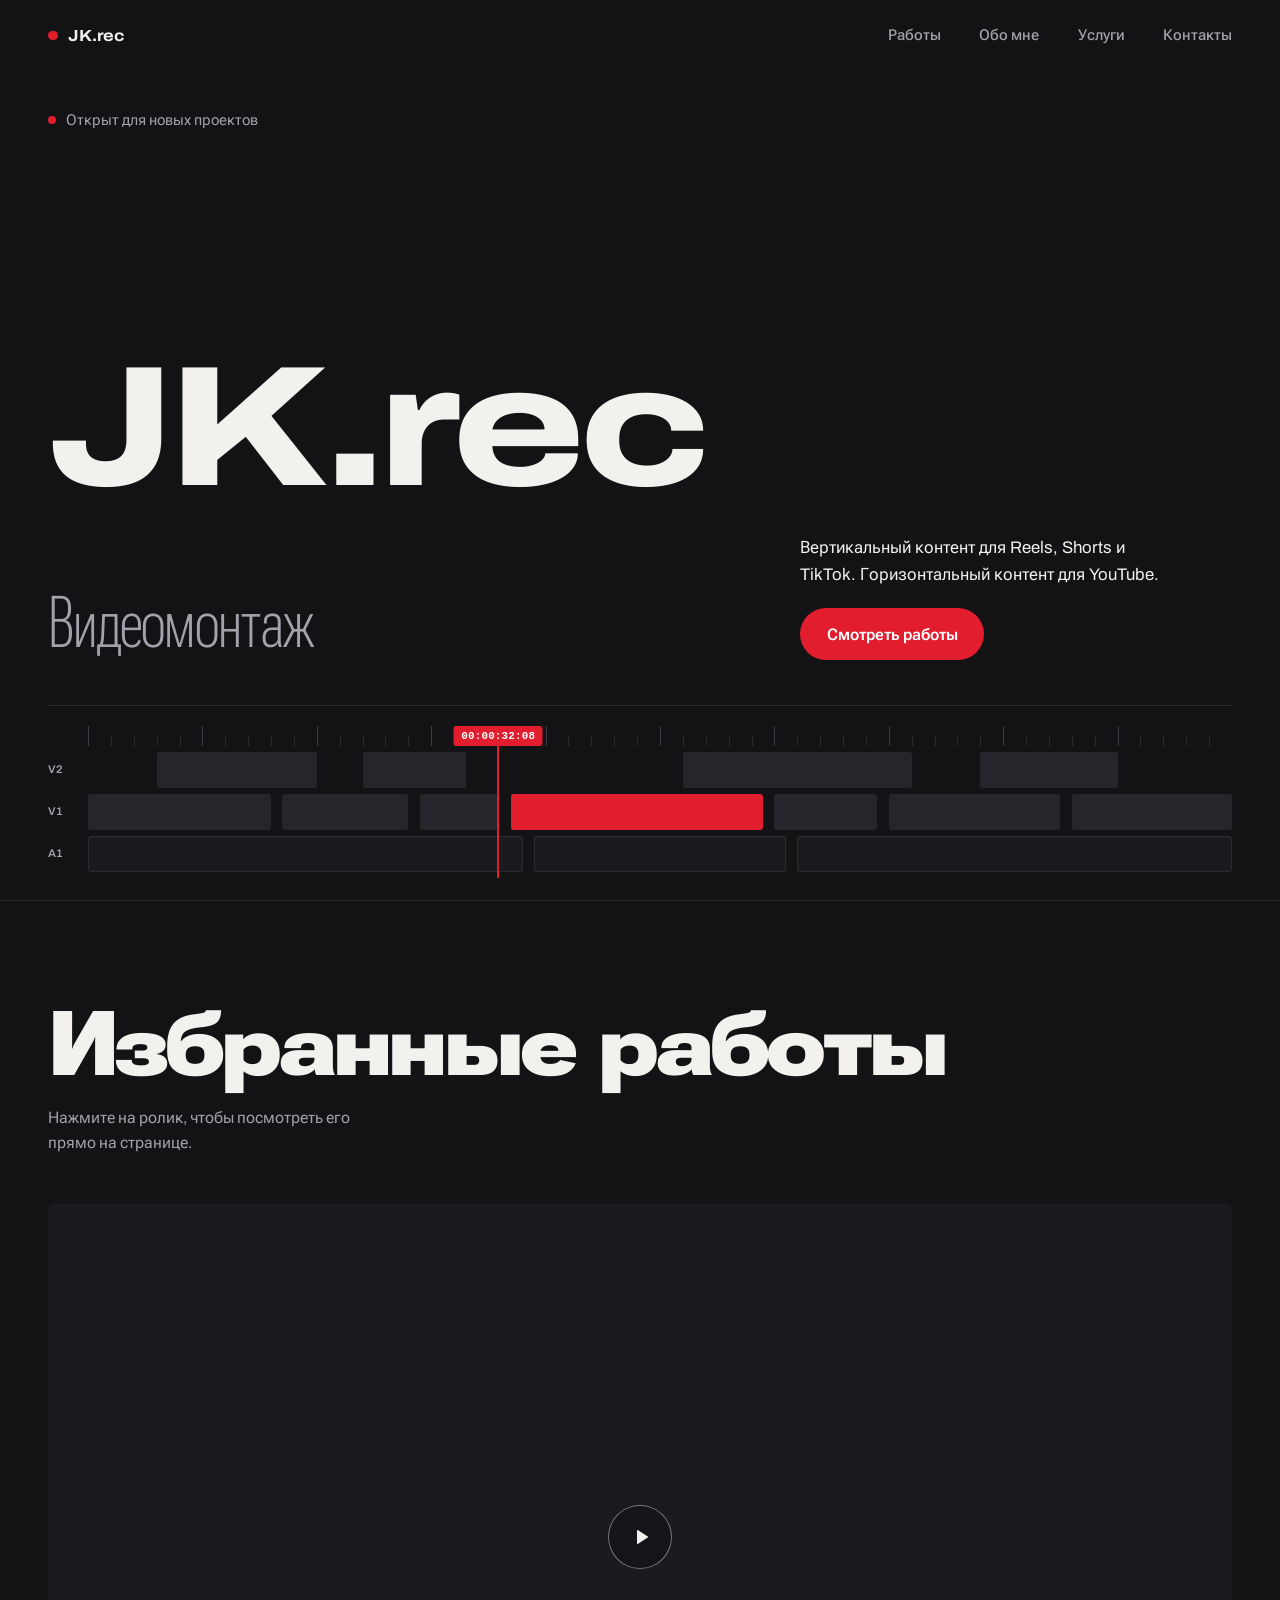
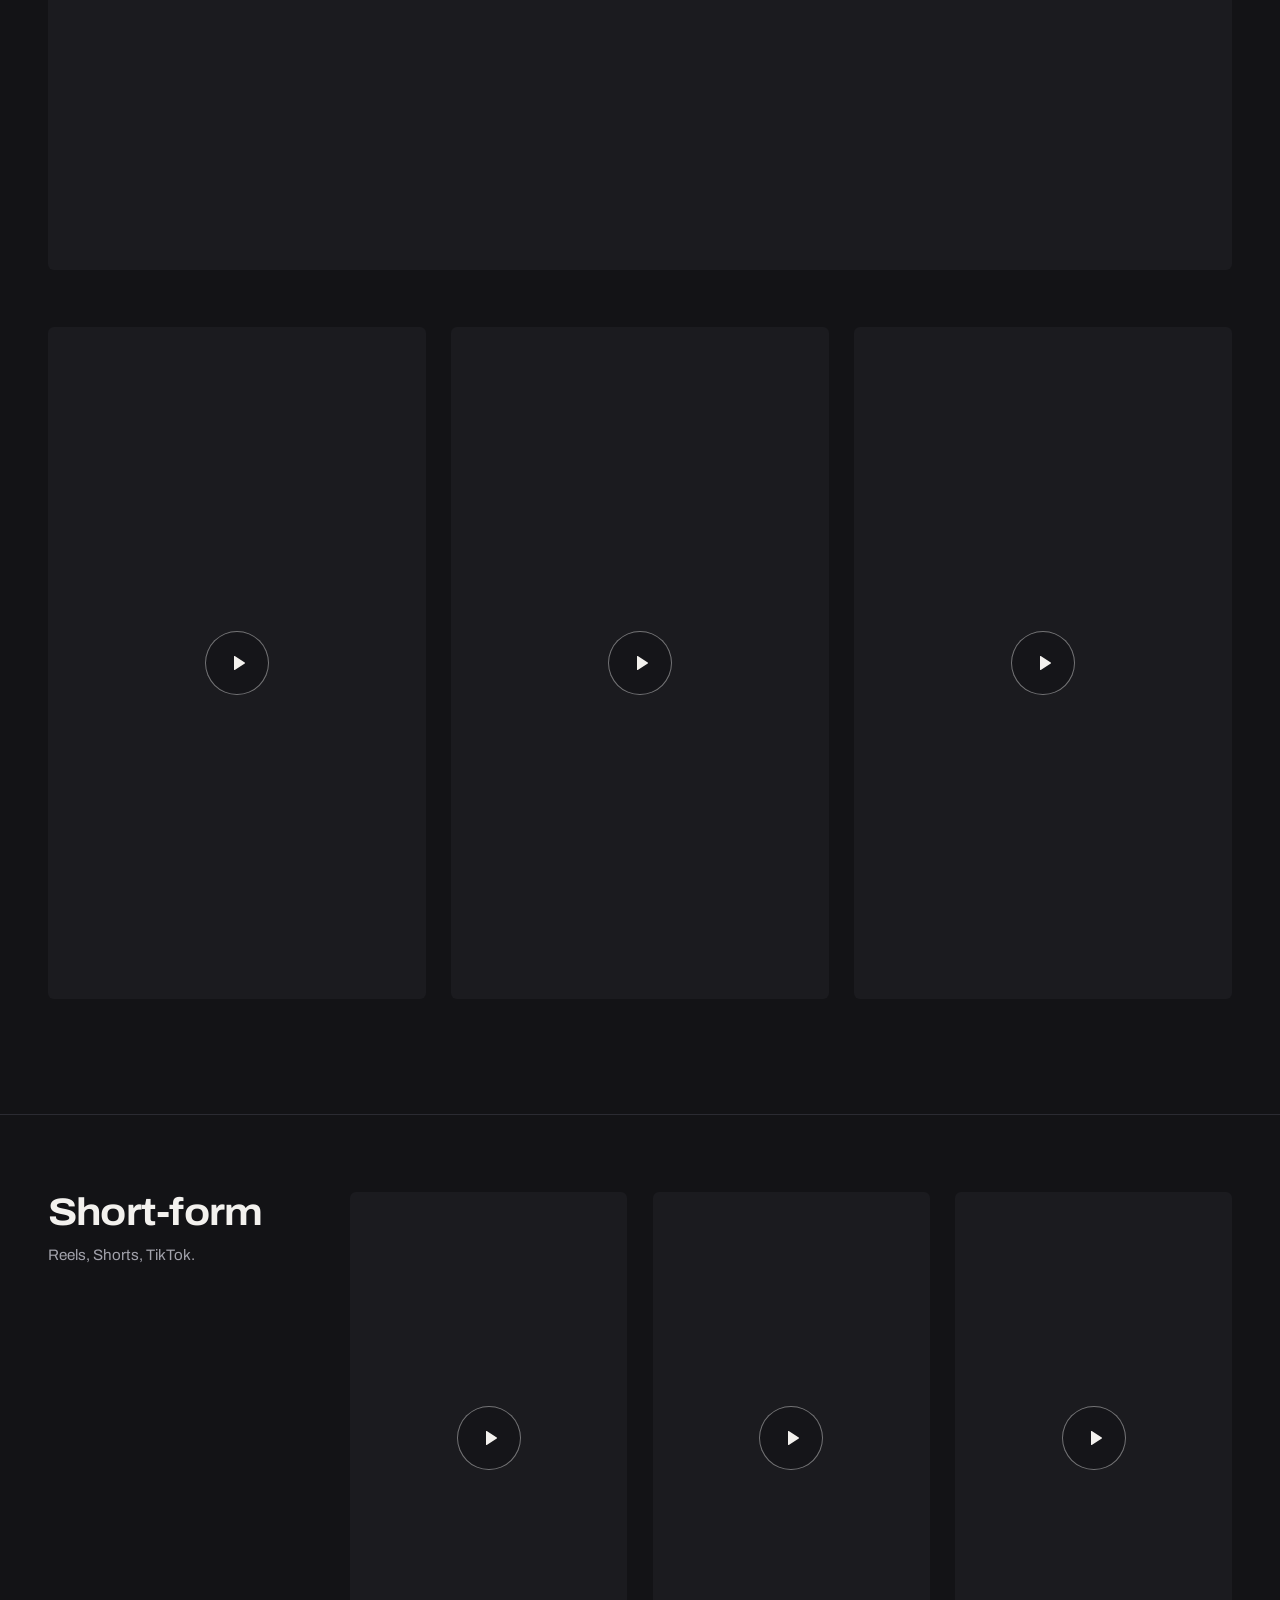
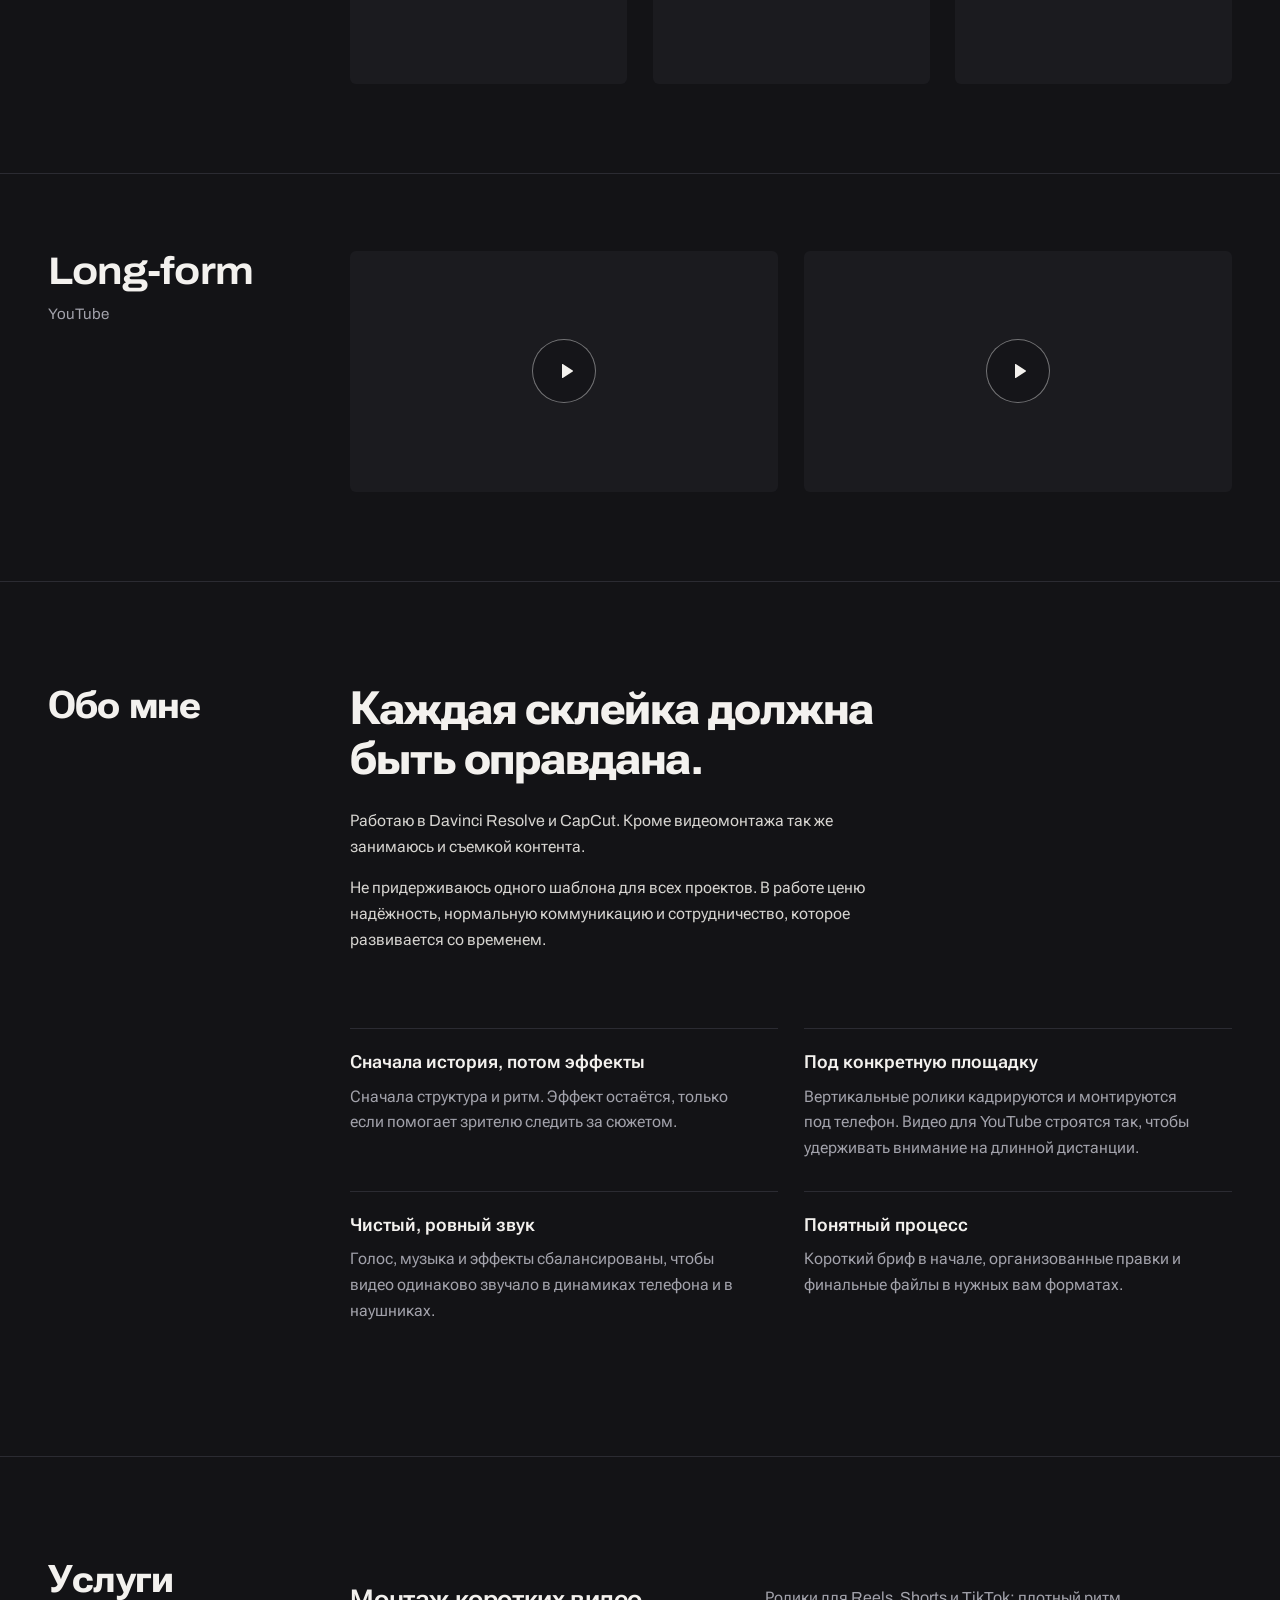
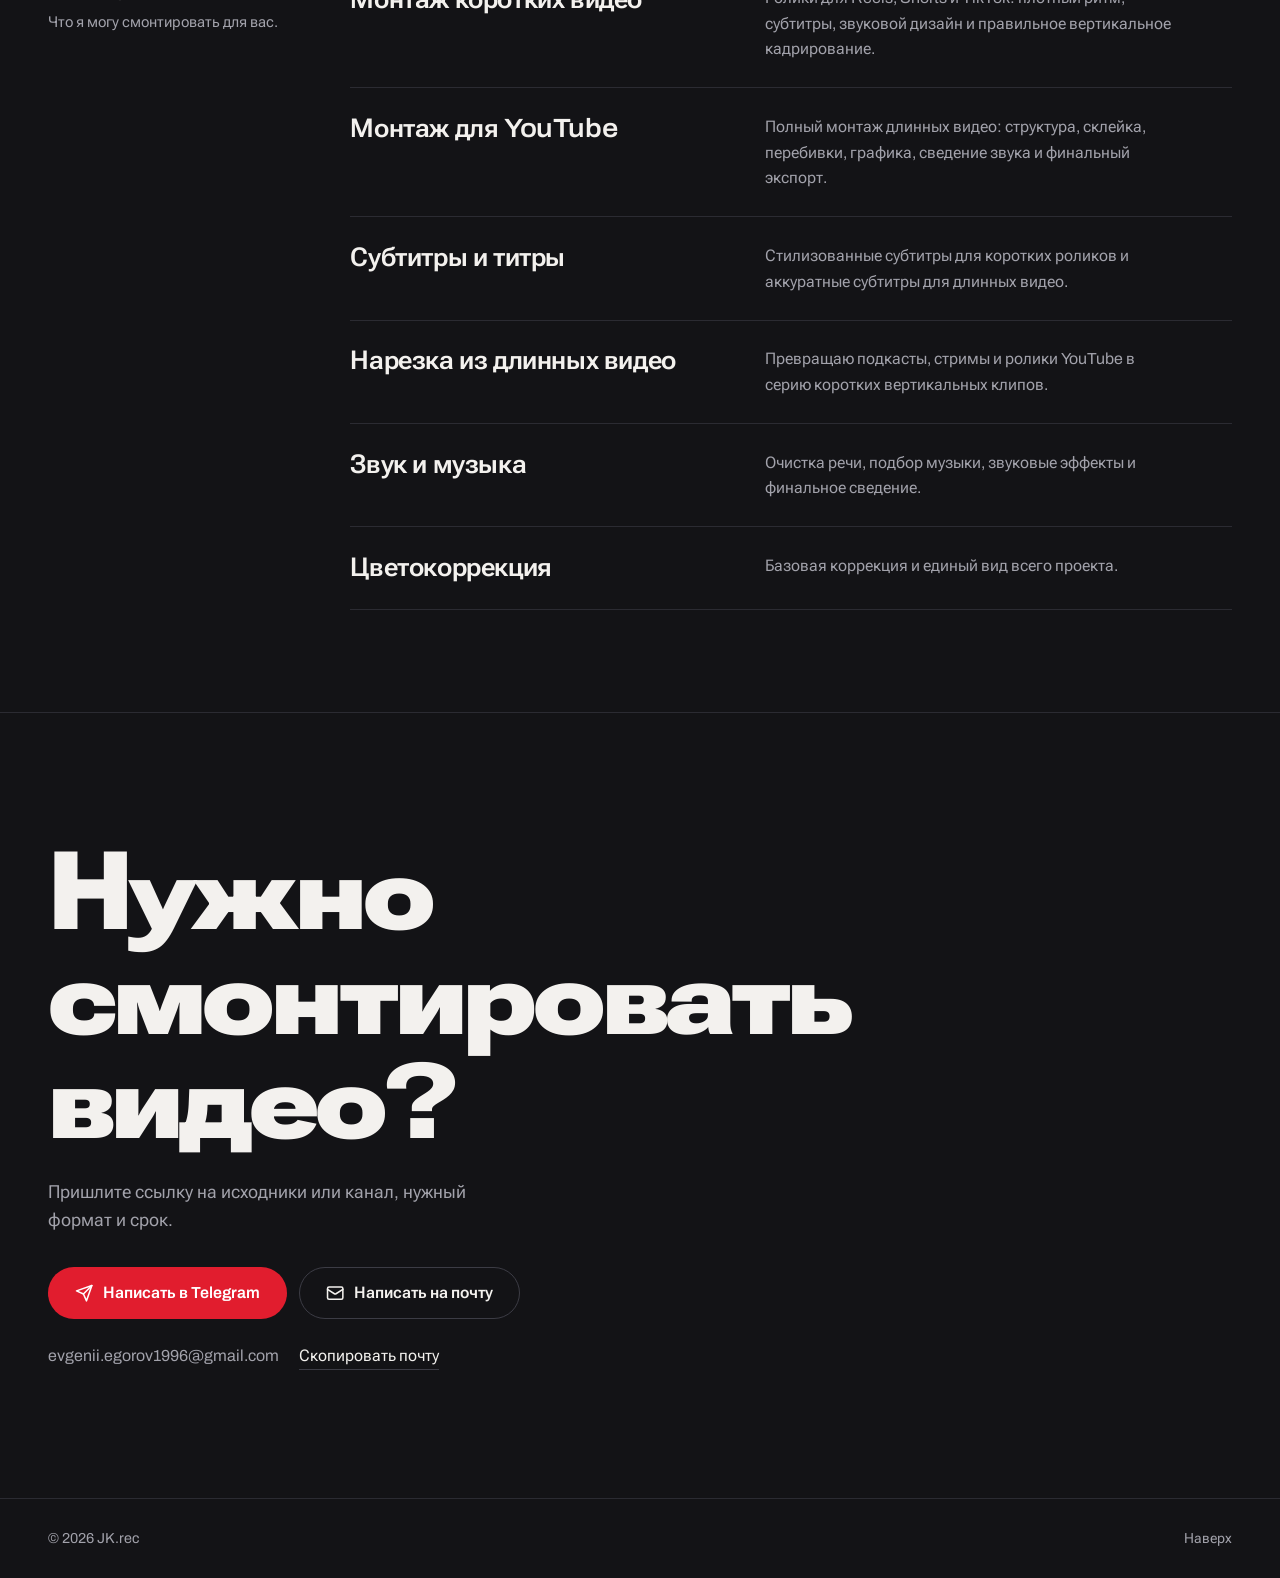
<file: index.html>
<!doctype html>
<html lang="ru">
<head>
  <meta charset="utf-8">
  <meta name="viewport" content="width=device-width, initial-scale=1, viewport-fit=cover">

  <!-- ПРАВИТЬ: заголовок вкладки, описание и превью ссылки (то, что видно в Google и Telegram). -->
  <title>JK.rec | Видеомонтаж</title>
  <meta name="description" content="Монтаж вертикальных видео для Reels, Shorts и TikTok и роликов для YouTube. Портфолио и контакты.">
  <meta name="theme-color" content="#131316">
  <meta property="og:type" content="website">
  <meta property="og:title" content="JK.rec | Видеомонтаж">
  <meta property="og:description" content="Монтаж вертикальных видео и роликов для YouTube. Смотрите работы и пишите.">
  <!-- После публикации раскомментируйте и укажите полный адрес картинки 1200x630 для превью ссылки:
  <meta property="og:image" content="https://your-domain.com/assets/images/og-image.jpg">
  -->

  <link rel="icon" href="assets/favicon.svg" type="image/svg+xml">

  <script>document.documentElement.classList.add("js");</script>

  <!-- Бесплатные шрифты Google Fonts. Archivo даёт латиницу, Roboto Flex даёт кириллицу (у Archivo её нет).
       Оба вариативные, с осью ширины. Если не загрузятся, сайт покажет системные шрифты. -->
  <link rel="preconnect" href="https://fonts.googleapis.com">
  <link rel="preconnect" href="https://fonts.gstatic.com" crossorigin>
  <link rel="stylesheet" href="https://fonts.googleapis.com/css2?family=Archivo:wdth,wght@62..125,100..900&display=swap">
  <link rel="stylesheet" href="https://fonts.googleapis.com/css2?family=Roboto+Flex:wdth,wght@25..151,100..1000&display=swap">
  <link rel="stylesheet" href="css/style.css">
</head>
<body>
  <a class="skip" href="#work">Перейти к содержимому</a>

  <header class="site-header" id="top">
    <div class="wrap site-header__in">
      <a class="brand" href="#top" id="brand"></a>
      <nav class="nav" aria-label="Основная навигация">
        <a href="#work">Работы</a>
        <a href="#about">Обо мне</a>
        <a href="#services">Услуги</a>
        <a href="#contact">Контакты</a>
      </nav>
      <button class="menu-btn" id="menu-btn" type="button" aria-expanded="false" aria-controls="mobile-menu" aria-label="Открыть меню">
        <span></span><span></span>
      </button>
    </div>
  </header>

  <div class="mobile-menu" id="mobile-menu">
    <nav aria-label="Мобильная навигация">
      <a href="#work">Работы</a>
      <a href="#about">Обо мне</a>
      <a href="#services">Услуги</a>
      <a href="#contact">Контакты</a>
    </nav>
    <div class="mobile-menu__actions" id="menu-actions"></div>
  </div>

  <main id="main">
    <noscript><p class="noscript">Для отображения портфолио нужен JavaScript.</p></noscript>

    <!-- HERO -->
    <section class="hero" id="hero" aria-labelledby="hero-name">
      <div class="wrap hero__main">
        <p class="status" id="status" data-in style="--d:0"></p>
        <h1 class="hero__name" id="hero-name"></h1>
        <div class="hero__row">
          <p class="hero__role" id="hero-role" data-in style="--d:1"></p>
          <div class="hero__side" data-in style="--d:2">
            <p class="hero__tag" id="hero-tagline"></p>
            <div class="hero__cta">
              <a class="btn btn--red" href="#work">Смотреть работы</a>
              <button class="btn btn--ghost" id="showreel-btn" type="button" hidden>Смотреть шоурил</button>
            </div>
          </div>
        </div>
      </div>

      <!-- Декоративная шкала монтажа. Красный маркер следует за мышью или пальцем. -->
      <div class="timeline" id="timeline" aria-hidden="true" data-in style="--d:3">
        <div class="wrap">
          <div class="tl">
            <div class="tl__labels"><span></span><span>V2</span><span>V1</span><span>A1</span></div>
            <div class="tl__body" id="tl-body">
              <div class="tl__ruler"></div>
              <div class="tl__track">
                <i class="clip" style="--x:6%;--w:14%"></i>
                <i class="clip" style="--x:24%;--w:9%"></i>
                <i class="clip" style="--x:52%;--w:20%"></i>
                <i class="clip" style="--x:78%;--w:12%"></i>
              </div>
              <div class="tl__track">
                <i class="clip" style="--x:0%;--w:16%"></i>
                <i class="clip" style="--x:17%;--w:11%"></i>
                <i class="clip" style="--x:29%;--w:7%"></i>
                <i class="clip clip--red" style="--x:37%;--w:22%"></i>
                <i class="clip" style="--x:60%;--w:9%"></i>
                <i class="clip" style="--x:70%;--w:15%"></i>
                <i class="clip" style="--x:86%;--w:14%"></i>
              </div>
              <div class="tl__track">
                <i class="clip clip--audio" style="--x:0%;--w:38%"></i>
                <i class="clip clip--audio" style="--x:39%;--w:22%"></i>
                <i class="clip clip--audio" style="--x:62%;--w:38%"></i>
              </div>
              <div class="tl__playhead"><span class="tl__tc" id="tl-tc">00:00:00:00</span></div>
            </div>
          </div>
        </div>
      </div>
    </section>

    <!-- ИЗБРАННЫЕ РАБОТЫ (ролики с featured: true) -->
    <section class="section section--ruled" id="work" aria-labelledby="work-title">
      <div class="wrap">
        <header class="section__head">
          <h2 class="h2 h2--xl" id="work-title">Избранные работы</h2>
          <p class="lead">Нажмите на ролик, чтобы посмотреть его прямо на странице.</p>
        </header>
        <div class="feat" id="featured"></div>
      </div>
    </section>

    <!-- КАТЕГОРИИ (строятся из js/content.js) -->
    <div id="projects"></div>

    <!-- ABOUT -->
    <section class="section section--ruled" id="about" aria-labelledby="about-title">
      <div class="wrap split">
        <div class="split__head">
          <h2 class="h2" id="about-title">Обо мне</h2>
        </div>
        <div class="split__body" id="about-body"></div>
      </div>
    </section>

    <!-- SERVICES -->
    <section class="section section--ruled" id="services" aria-labelledby="services-title">
      <div class="wrap split">
        <div class="split__head">
          <h2 class="h2" id="services-title">Услуги</h2>
          <p class="lead lead--small">Что я могу смонтировать для вас.</p>
        </div>
        <div class="split__body">
          <ul class="services" id="services-list"></ul>
        </div>
      </div>
    </section>

    <!-- CONTACT -->
    <section class="section section--ruled contact" id="contact" aria-labelledby="contact-title">
      <div class="wrap">
        <h2 class="contact__title" id="contact-title">Нужно смонтировать видео?</h2>
        <p class="contact__text">Пришлите ссылку на исходники или канал, нужный формат и срок.</p>
        <div class="contact__actions" id="contact-actions"></div>
        <div class="contact__more" id="contact-more"></div>
      </div>
    </section>
  </main>

  <footer class="site-footer">
    <div class="wrap site-footer__in">
      <p id="footer-copy"></p>
      <a href="#top">Наверх</a>
    </div>
  </footer>

  <!-- Окно видеоплеера -->
  <dialog class="lightbox" id="lightbox" aria-labelledby="lightbox-title">
    <button class="lightbox__close" id="lightbox-close" type="button" aria-label="Закрыть видео"></button>
    <div class="lightbox__inner">
      <div class="lightbox__stage" id="lightbox-stage"></div>
      <div class="lightbox__cap">
        <p class="lightbox__title" id="lightbox-title"></p>
        <p class="lightbox__note" id="lightbox-note"></p>
      </div>
    </div>
  </dialog>

  <script src="js/content.js"></script>
  <script src="js/main.js"></script>
</body>
</html>
</file>
<file: css/style.css>
/* ==========================================================================
   VIDEO EDITOR PORTFOLIO
   Colours, fonts and spacing are variables in :root. Change them there.
   ========================================================================== */

:root {
  /* colours */
  --bg: #131316;
  --surface: #1b1b1f;
  --surface-2: #25252b;
  --line: #2b2b32;
  --line-strong: #3c3c45;
  --text: #f3f1ee;
  --muted: #a2a2ab;
  --red: #e11d2e;          /* accent: fills, lines, buttons */
  --red-text: #ff5a68;     /* accent for text on dark background */

  /* type */
  --font: "Archivo", "Roboto Flex", "Helvetica Neue", Arial, system-ui, sans-serif; /* Archivo = латиница, Roboto Flex = кириллица */
  --mono: ui-monospace, "SF Mono", "Cascadia Mono", Menlo, Consolas, monospace;

  /* layout */
  --maxw: 1320px;
  --gutter: clamp(1.25rem, 4vw, 3rem);
  --gap: clamp(1rem, 2vw, 1.75rem);
  --header-h: 4.5rem;
  --r: 6px;
  --ease: cubic-bezier(.2, .8, .2, 1);

  color-scheme: dark;
}

/* ---------- base ---------- */
*, *::before, *::after { box-sizing: border-box; }
html { scroll-behavior: smooth; -webkit-text-size-adjust: 100%; }
body {
  margin: 0;
  background: var(--bg);
  color: var(--text);
  font-family: var(--font);
  font-size: 1rem;
  line-height: 1.6;
  -webkit-font-smoothing: antialiased;
  text-rendering: optimizeLegibility;
}
body.no-scroll { overflow: hidden; }
img, video, svg, iframe { display: block; max-width: 100%; }
a { color: inherit; text-decoration: none; }
button { font: inherit; color: inherit; background: none; border: 0; padding: 0; cursor: pointer; }
h1, h2, h3, p, ul { margin: 0; }
[hidden] { display: none !important; }
:focus-visible { outline: 2px solid var(--text); outline-offset: 3px; }
::selection { background: var(--red); color: #fff; }
section[id] { scroll-margin-top: calc(var(--header-h) - 1px); }

.wrap { width: min(100% - 2 * var(--gutter), var(--maxw)); margin-inline: auto; }
.icon { display: inline-flex; width: 1.15em; height: 1.15em; flex: none; }
.icon svg { width: 100%; height: 100%; }
.sr-only { position: absolute; width: 1px; height: 1px; overflow: hidden; clip: rect(0 0 0 0); white-space: nowrap; }
.skip { position: fixed; left: 1rem; top: -4rem; z-index: 100; background: var(--text); color: var(--bg); padding: .6rem 1rem; border-radius: var(--r); font-weight: 600; transition: top .2s; }
.skip:focus { top: 1rem; }
.noscript { padding: 8rem var(--gutter) 2rem; color: var(--muted); }

/* ---------- buttons ---------- */
.btn {
  display: inline-flex; align-items: center; justify-content: center; gap: .65rem;
  padding: .95rem 1.6rem; border-radius: 999px;
  font-size: 1rem; font-weight: 600; line-height: 1.2;
  border: 1px solid transparent;
  transition: background .2s var(--ease), color .2s var(--ease), border-color .2s var(--ease);
}
.btn--red { background: var(--red); color: #fff; }
.btn--red:hover { background: var(--text); color: var(--bg); }
.btn--ghost { border-color: var(--line-strong); color: var(--text); }
.btn--ghost:hover { border-color: var(--text); background: var(--surface); }

/* ---------- header ---------- */
.site-header {
  position: fixed; inset: 0 0 auto 0; z-index: 50; height: var(--header-h);
  border-bottom: 1px solid transparent;
  transition: background .3s var(--ease), border-color .3s var(--ease);
}
.site-header.is-scrolled {
  background: rgba(19, 19, 22, .84);
  -webkit-backdrop-filter: blur(14px); backdrop-filter: blur(14px);
  border-bottom-color: var(--line);
}
.site-header__in { display: flex; align-items: center; justify-content: space-between; height: 100%; }
.brand { display: inline-flex; align-items: center; gap: .65rem; font-weight: 700; font-stretch: 112%; letter-spacing: -.01em; }
.brand__dot { width: .6rem; height: .6rem; border-radius: 50%; background: var(--red); }

.nav { display: flex; gap: clamp(1.25rem, 3vw, 2.5rem); }
.nav a { position: relative; padding-block: .4rem; color: var(--muted); font-size: .95rem; font-weight: 500; transition: color .2s; }
.nav a::after {
  content: ""; position: absolute; left: 0; right: 0; bottom: 0; height: 2px; background: var(--red);
  transform: scaleX(0); transform-origin: left; transition: transform .3s var(--ease);
}
.nav a:hover, .nav a[aria-current="true"] { color: var(--text); }
.nav a:hover::after, .nav a[aria-current="true"]::after { transform: scaleX(1); }

.menu-btn { display: none; position: relative; width: 2.75rem; height: 2.75rem; margin-right: -.6rem; }
.menu-btn span { position: absolute; left: .7rem; right: .7rem; height: 2px; background: currentColor; transition: transform .3s var(--ease), top .3s var(--ease); }
.menu-btn span:first-child { top: 1.1rem; }
.menu-btn span:last-child { top: 1.6rem; }
.menu-btn[aria-expanded="true"] span:first-child { top: 1.35rem; transform: rotate(45deg); }
.menu-btn[aria-expanded="true"] span:last-child { top: 1.35rem; transform: rotate(-45deg); }

.mobile-menu {
  position: fixed; inset: 0; z-index: 45; background: var(--bg);
  padding: calc(var(--header-h) + 1.5rem) var(--gutter) 2rem;
  display: flex; flex-direction: column; justify-content: space-between; gap: 2rem; overflow-y: auto;
  opacity: 0; visibility: hidden; transition: opacity .25s var(--ease), visibility .25s;
}
.mobile-menu.is-open { opacity: 1; visibility: visible; }
.mobile-menu nav a { display: block; padding: .9rem 0; border-bottom: 1px solid var(--line); font-size: clamp(2rem, 9vw, 3rem); font-weight: 700; font-stretch: 112%; letter-spacing: -.02em; line-height: 1.1; }
.mobile-menu__actions { display: flex; flex-direction: column; gap: .75rem; }
.mobile-menu__actions .btn { width: 100%; }

@media (max-width: 760px) {
  .nav { display: none; }
  .menu-btn { display: block; }
}
@media (min-width: 761px) { .mobile-menu { display: none; } }

/* ==========================================================================
   HERO
   ========================================================================== */
.hero { min-height: 100svh; display: flex; flex-direction: column; padding-top: var(--header-h); }
.hero__main { flex: 1; display: flex; flex-direction: column; padding-block: clamp(1.5rem, 4vh, 3rem) clamp(1.75rem, 5vh, 3.5rem); }

.status { display: inline-flex; align-items: center; gap: .6rem; align-self: flex-start; margin-bottom: auto; color: var(--muted); font-size: .95rem; }
.status__dot { width: .5rem; height: .5rem; border-radius: 50%; background: var(--red); }

.hero__name {
  margin-top: 1rem;
  font-size: var(--name-size, clamp(3.5rem, min(24vw, 19svh), 16rem));
  font-weight: 800; font-stretch: 125%;
  letter-spacing: -.035em; line-height: .92;
}
.line { display: block; overflow: hidden; padding: .13em 0 .14em; margin: -.13em 0 -.14em; } /* запас сверху для Й и Ё */
.line__in { display: inline-block; }

.hero__row { display: grid; grid-template-columns: minmax(0, 1fr) minmax(0, 27rem); gap: 1.5rem var(--gap); align-items: end; margin-top: clamp(1.25rem, 3vh, 2rem); }
.hero__role { font-size: clamp(2rem, 5.6vw, 4.75rem); font-weight: 300; font-stretch: 62%; line-height: 1; letter-spacing: -.01em; color: var(--muted); }
.hero__tag { color: var(--text); font-size: 1.05rem; max-width: 36ch; margin-bottom: 1.25rem; }
.hero__cta { display: flex; flex-wrap: wrap; gap: .75rem; }

@media (max-width: 760px) {
  .hero__row { grid-template-columns: 1fr; }
}

/* ---------- timeline (decorative) ---------- */
.timeline { --track: clamp(1.4rem, 3.2vw, 2.25rem); }
.tl { display: grid; grid-template-columns: 1.75rem minmax(0, 1fr); gap: .75rem; padding-block: 1.25rem 1.75rem; border-top: 1px solid var(--line); touch-action: pan-y; }
.tl__labels, .tl__body { display: grid; grid-template-rows: 1.25rem repeat(3, var(--track)); gap: 6px; }
.tl__labels { color: var(--muted); font-size: .7rem; font-weight: 600; align-items: center; }
.tl__body { position: relative; --p: 0; cursor: col-resize; }
.tl__ruler {
  background:
    repeating-linear-gradient(90deg, var(--line-strong) 0 1px, transparent 1px 10%) 0 100% / 100% 100% no-repeat,
    repeating-linear-gradient(90deg, var(--line) 0 1px, transparent 1px 2%) 0 100% / 100% 45% no-repeat;
}
.tl__track { position: relative; }
.clip { position: absolute; top: 0; bottom: 0; left: var(--x); width: var(--w); background: var(--surface-2); border-radius: 3px; transform-origin: left; }
.clip--red { background: var(--red); }
.clip--audio { background: var(--surface); box-shadow: inset 0 0 0 1px var(--line); }

.tl__playhead { position: absolute; top: 0; bottom: -6px; left: calc(var(--p) * 100%); width: 0; pointer-events: none; }
.tl__playhead::before { content: ""; position: absolute; top: 0; bottom: 0; left: -1px; width: 2px; background: var(--red); }
.tl__tc {
  position: absolute; top: 0; left: 0; height: 1.25rem; padding: 0 .45rem; border-radius: 3px;
  background: var(--red); color: #fff; font: 600 .68rem/1.25rem var(--mono); white-space: nowrap; letter-spacing: .02em;
}

/* ---------- hero entrance (one orchestrated moment) ---------- */
.js .line__in { transform: translateY(115%); }
.js [data-in] { opacity: 0; }
.js .clip { transform: scaleX(0); }
.js.is-ready .line__in { transform: none; transition: transform 1.05s var(--ease) calc(.1s + var(--i) * .1s); }
.js.is-ready [data-in] { opacity: 1; transition: opacity .9s var(--ease) calc(.5s + var(--d, 0) * .14s); }
.js.is-ready .clip { transform: none; transition: transform .9s var(--ease) calc(.8s + var(--k, 0) * 55ms); }

/* ==========================================================================
   SECTIONS
   ========================================================================== */
.section { padding-block: clamp(3.5rem, 8vw, 7rem); }
.section--tight { padding-block: clamp(2.5rem, 6vw, 5rem); }
.section--ruled { border-top: 1px solid var(--line); }

.section__head { display: flex; flex-wrap: wrap; align-items: flex-end; justify-content: space-between; gap: 1rem 3rem; margin-bottom: clamp(1.75rem, 4vw, 3rem); }
.h2 { font-size: clamp(1.6rem, 3vw, 2.4rem); font-weight: 700; font-stretch: 112%; line-height: 1.08; letter-spacing: -.02em; }
.h2--xl { font-size: clamp(2.5rem, 7vw, 6rem); font-weight: 800; font-stretch: 125%; letter-spacing: -.04em; line-height: .95; }
.lead { color: var(--muted); max-width: 38ch; }
.lead--small { margin-top: .6rem; font-size: .95rem; }

/* two-column pattern: sticky title on the left, content on the right */
.split { display: grid; grid-template-columns: repeat(12, minmax(0, 1fr)); column-gap: var(--gap); row-gap: 1.75rem; }
.split__head { grid-column: 1 / span 3; align-self: start; position: sticky; top: calc(var(--header-h) + 1.5rem); }
.split__body { grid-column: 4 / -1; min-width: 0; }
@media (max-width: 900px) {
  .split__head { grid-column: 1 / -1; position: static; }
  .split__body { grid-column: 1 / -1; }
}

/* ---------- video cards ---------- */
.media { position: relative; overflow: hidden; background: var(--surface); border-radius: var(--r); }
.media--vertical { aspect-ratio: 9 / 16; }
.media--horizontal { aspect-ratio: 16 / 9; }
.media-el { position: absolute; inset: 0; width: 100%; height: 100%; border: 0; background: #000; }
video.media-el { object-fit: contain; }

.poster { position: absolute; inset: 0; display: block; width: 100%; height: 100%; }
.poster img, .poster video { width: 100%; height: 100%; object-fit: cover; opacity: 0; transition: opacity .5s var(--ease); }
.poster img.is-loaded, .poster video.is-loaded { opacity: 1; }
.play {
  position: absolute; left: 50%; top: 50%; width: 4rem; height: 4rem; margin: -2rem 0 0 -2rem; border-radius: 50%;
  display: grid; place-items: center;
  background: rgba(19, 19, 22, .6); border: 1px solid rgba(255, 255, 255, .4);
  -webkit-backdrop-filter: blur(6px); backdrop-filter: blur(6px);
  transition: background .25s var(--ease), border-color .25s var(--ease), transform .25s var(--ease);
}
.play .icon { width: 1.5rem; height: 1.5rem; margin-left: .15rem; }
.poster:hover .play, .poster:focus-visible .play { background: var(--red); border-color: var(--red); transform: scale(1.08); }

.poster--empty {
  display: grid; place-content: center; justify-items: center; gap: .4rem; text-align: center;
  background: var(--surface); box-shadow: inset 0 0 0 1px var(--line); color: var(--muted); font-size: .9rem;
}
.poster__ratio { font: 600 .72rem var(--mono); padding: .1rem .5rem; border: 1px solid var(--line-strong); border-radius: 3px; }

.card { min-width: 0; }
.card__text { padding-top: .8rem; }
.card__title { font-size: 1.05rem; font-weight: 600; line-height: 1.3; }
.card__note { margin-top: .2rem; color: var(--muted); font-size: .9rem; }

/* featured */
.feat { display: grid; gap: clamp(1.75rem, 3.5vw, 3rem); }
.feat__h { display: grid; grid-template-columns: 1fr; gap: clamp(1.25rem, 2.5vw, 2rem) var(--gap); }
.feat__h--multi { grid-template-columns: repeat(2, minmax(0, 1fr)); }
.feat__v { display: flex; flex-wrap: wrap; justify-content: center; gap: clamp(1.25rem, 2.5vw, 2rem) var(--gap); }
.feat__v .card { flex: 0 1 min(380px, calc((100% - 2 * var(--gap)) / 3)); }
@media (max-width: 900px) {
  .feat__h--multi { grid-template-columns: 1fr; }
  .feat__v .card { flex-basis: calc((100% - var(--gap)) / 2); }
}

/* category grids: vertical = 3 per row, horizontal = 2 per row */
.grid { display: grid; grid-template-columns: repeat(6, minmax(0, 1fr)); gap: clamp(1.5rem, 3vw, 2.25rem) var(--gap); align-items: start; }
.grid .card--vertical { grid-column: span 2; }
.grid .card--horizontal { grid-column: span 3; }
@media (max-width: 900px) {
  .grid .card--vertical { grid-column: span 3; }
  .grid .card--horizontal { grid-column: span 6; }
}

/* ---------- about ---------- */
.about__top { display: grid; grid-template-columns: 1fr; gap: 2rem; }
.about__top.has-photo { grid-template-columns: minmax(0, 1fr) minmax(0, 17rem); align-items: start; }
.about__lead { margin-bottom: 1.5rem; font-size: clamp(1.8rem, 3.6vw, 3rem); font-weight: 700; font-stretch: 106%; line-height: 1.08; letter-spacing: -.025em; max-width: 20ch; }
.about__text { margin-bottom: 1rem; max-width: 62ch; color: #d6d4d0; }
.tools { margin-top: 1.5rem; color: var(--muted); font-size: .95rem; }
.tools__label { margin-right: .75rem; color: var(--text); font-weight: 600; }
.about__photo { margin: 0; aspect-ratio: 4 / 5; border-radius: var(--r); overflow: hidden; background: var(--surface); }
.about__photo img { width: 100%; height: 100%; object-fit: cover; }
.principles { list-style: none; padding: 0; margin-top: clamp(2.25rem, 5vw, 3.75rem); display: grid; grid-template-columns: repeat(2, minmax(0, 1fr)); column-gap: var(--gap); }
.principles li { border-top: 1px solid var(--line); padding: 1.25rem 0 1.9rem; }
.principle__title { margin-bottom: .4rem; font-size: 1.1rem; font-weight: 600; }
.principles p { color: var(--muted); max-width: 44ch; }
@media (max-width: 760px) {
  .about__top.has-photo { grid-template-columns: 1fr; }
  .about__photo { max-width: 18rem; }
}
@media (max-width: 640px) { .principles { grid-template-columns: 1fr; } }

/* ---------- services ---------- */
.services { list-style: none; padding: 0; border-bottom: 1px solid var(--line); }
.service { position: relative; display: grid; grid-template-columns: minmax(0, 5fr) minmax(0, 6fr); gap: .5rem var(--gap); padding: 1.6rem 0; border-top: 1px solid var(--line); }
.service:first-child { border-top: 0; }
.service::before { content: ""; position: absolute; top: -1px; left: 0; width: 100%; height: 1px; background: var(--red); transform: scaleX(0); transform-origin: left; transition: transform .5s var(--ease); }
.service:hover::before { transform: scaleX(1); }
.service__title { font-size: clamp(1.2rem, 2.1vw, 1.65rem); font-weight: 600; font-stretch: 108%; line-height: 1.15; letter-spacing: -.015em; transition: color .25s; }
.service:hover .service__title { color: var(--red-text); }
.service__text { color: var(--muted); max-width: 46ch; }
@media (max-width: 640px) { .service { grid-template-columns: 1fr; } }

/* ---------- contact ---------- */
.contact { padding-block: clamp(4rem, 10vw, 9rem); }
.contact__title { margin-bottom: 1.5rem; font-size: clamp(2.5rem, 8.5vw, 8rem); font-weight: 800; font-stretch: 125%; line-height: .96; letter-spacing: -.035em; }
.contact__text { max-width: 46ch; margin-bottom: 2rem; color: var(--muted); font-size: 1.1rem; }
.contact__actions { display: flex; flex-wrap: wrap; gap: .75rem; }
.contact__mail, .contact__social { margin-top: 1.5rem; display: flex; flex-wrap: wrap; align-items: center; gap: .5rem 1.25rem; color: var(--muted); }
.copy { color: var(--text); border-bottom: 1px solid var(--line-strong); padding-bottom: .05rem; transition: border-color .2s, color .2s; }
.copy:hover { border-color: var(--red); color: var(--red-text); }
.contact__social a { color: var(--text); border-bottom: 1px solid var(--line-strong); transition: border-color .2s, color .2s; }
.contact__social a:hover { border-color: var(--red); color: var(--red-text); }
@media (max-width: 520px) { .contact__actions .btn { width: 100%; } }

/* ---------- footer ---------- */
.site-footer { border-top: 1px solid var(--line); padding-block: 1.75rem; color: var(--muted); font-size: .9rem; }
.site-footer__in { display: flex; flex-wrap: wrap; justify-content: space-between; gap: 1rem; }
.site-footer a:hover { color: var(--text); }

/* ==========================================================================
   VIDEO WINDOW (lightbox)
   ========================================================================== */
.lightbox {
  width: 100%; height: 100%; max-width: none; max-height: none; margin: 0; padding: 0; border: 0;
  background: transparent; color: var(--text); overflow: hidden;
}
.lightbox[open] { display: grid; place-items: center; }
.lightbox::backdrop { background: rgba(8, 8, 10, .92); }
.lightbox[open]::backdrop { animation: fade .25s var(--ease); }
.lightbox[open] .lightbox__inner { animation: pop .3s var(--ease); }
.lightbox__inner { display: flex; flex-direction: column; align-items: center; gap: 1rem; max-width: 94vw; }
.lightbox__stage { position: relative; background: #000; border-radius: var(--r); overflow: hidden; box-shadow: 0 0 0 1px var(--line); }
.lightbox__stage--horizontal { aspect-ratio: 16 / 9; width: min(94vw, 1200px, calc((100svh - 9rem) * 16 / 9)); }
.lightbox__stage--vertical { aspect-ratio: 9 / 16; height: min(calc(100svh - 9rem), 860px, calc(94vw * 16 / 9)); }
.lightbox__cap { text-align: center; max-width: 60ch; }
.lightbox__title { font-weight: 600; }
.lightbox__note { margin-top: .15rem; color: var(--muted); font-size: .9rem; }
.lightbox__close {
  position: absolute; top: 1rem; right: 1rem; width: 2.75rem; height: 2.75rem; border-radius: 50%;
  display: grid; place-items: center; background: var(--surface); border: 1px solid var(--line-strong);
  transition: background .2s var(--ease), border-color .2s var(--ease);
}
.lightbox__close .icon { width: 1.2rem; height: 1.2rem; }
.lightbox__close:hover { background: var(--red); border-color: var(--red); }
@keyframes fade { from { opacity: 0; } }
@keyframes pop { from { opacity: 0; transform: scale(.97); } }

/* ---------- reduced motion ---------- */
@media (prefers-reduced-motion: reduce) {
  html { scroll-behavior: auto; }
  *, *::before, *::after { animation-duration: .01ms !important; transition-duration: .01ms !important; transition-delay: 0s !important; }
  .js .line__in, .js .clip { transform: none !important; }
  .js [data-in] { opacity: 1 !important; }
}
</file>
